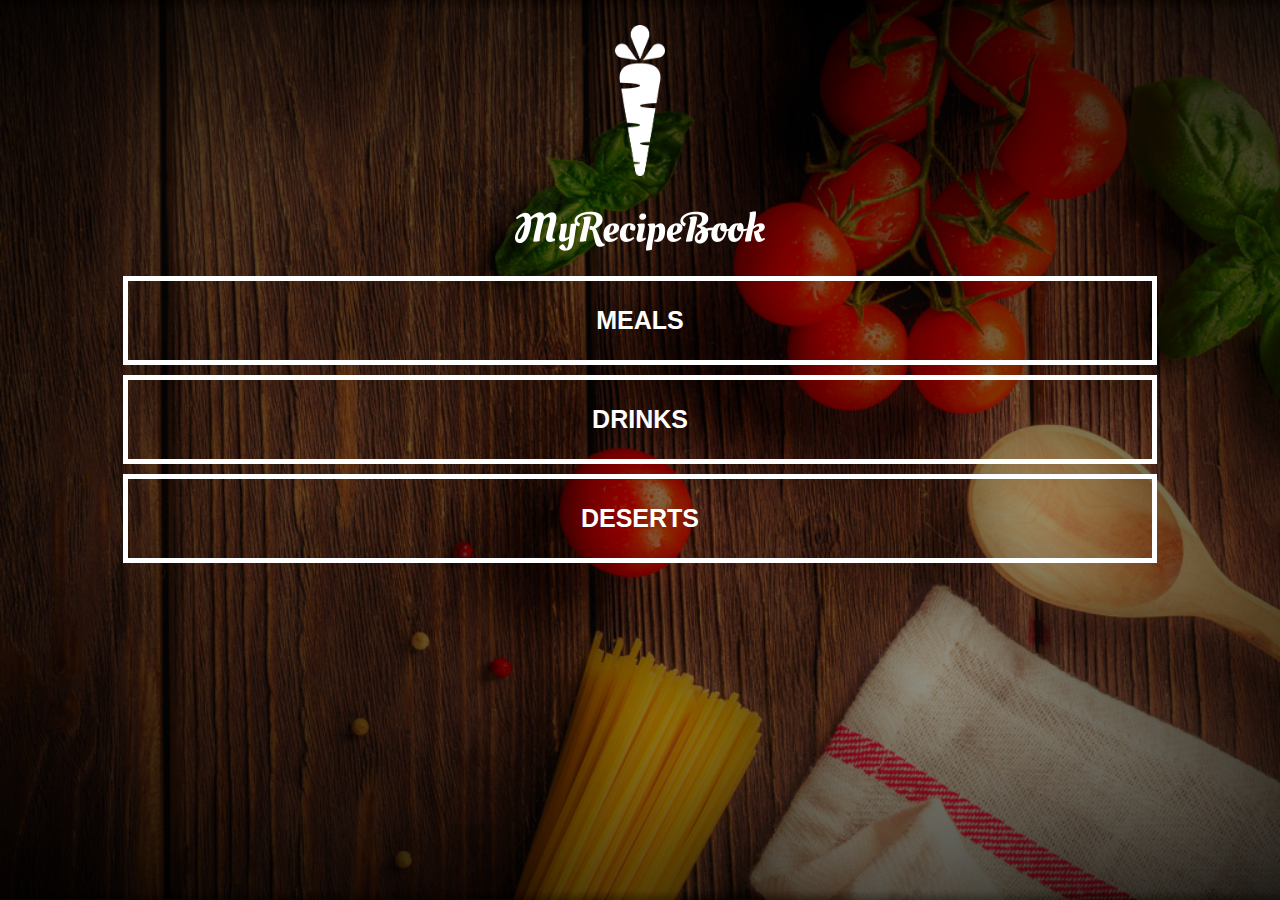
<file: index.html>
<!DOCTYPE html>
<html>
    <head>
        <title>My recipe book</title>
        <link rel="stylesheet" href="style.css">
    </head>
    
    <body class="body-home">
        <div id="home">
            <img src="images/logo-img.png" id="home-logo-img">
            <img src="images/logo-text.png" id="home-logo-text">
            
            <div class="home-menu">
                
            <a href="meals.html" class="home-menu-item">
            <p>Meals</p>
            </a>
                
            <a href="drinks.html" class="home-menu-item">
            <p>Drinks</p>
            </a>
                
            <a href="desert.html" class="home-menu-item">
            <p>Deserts</p>
            </a>
        
            </div>
        </div>
    
    </body>
</html>
</file>
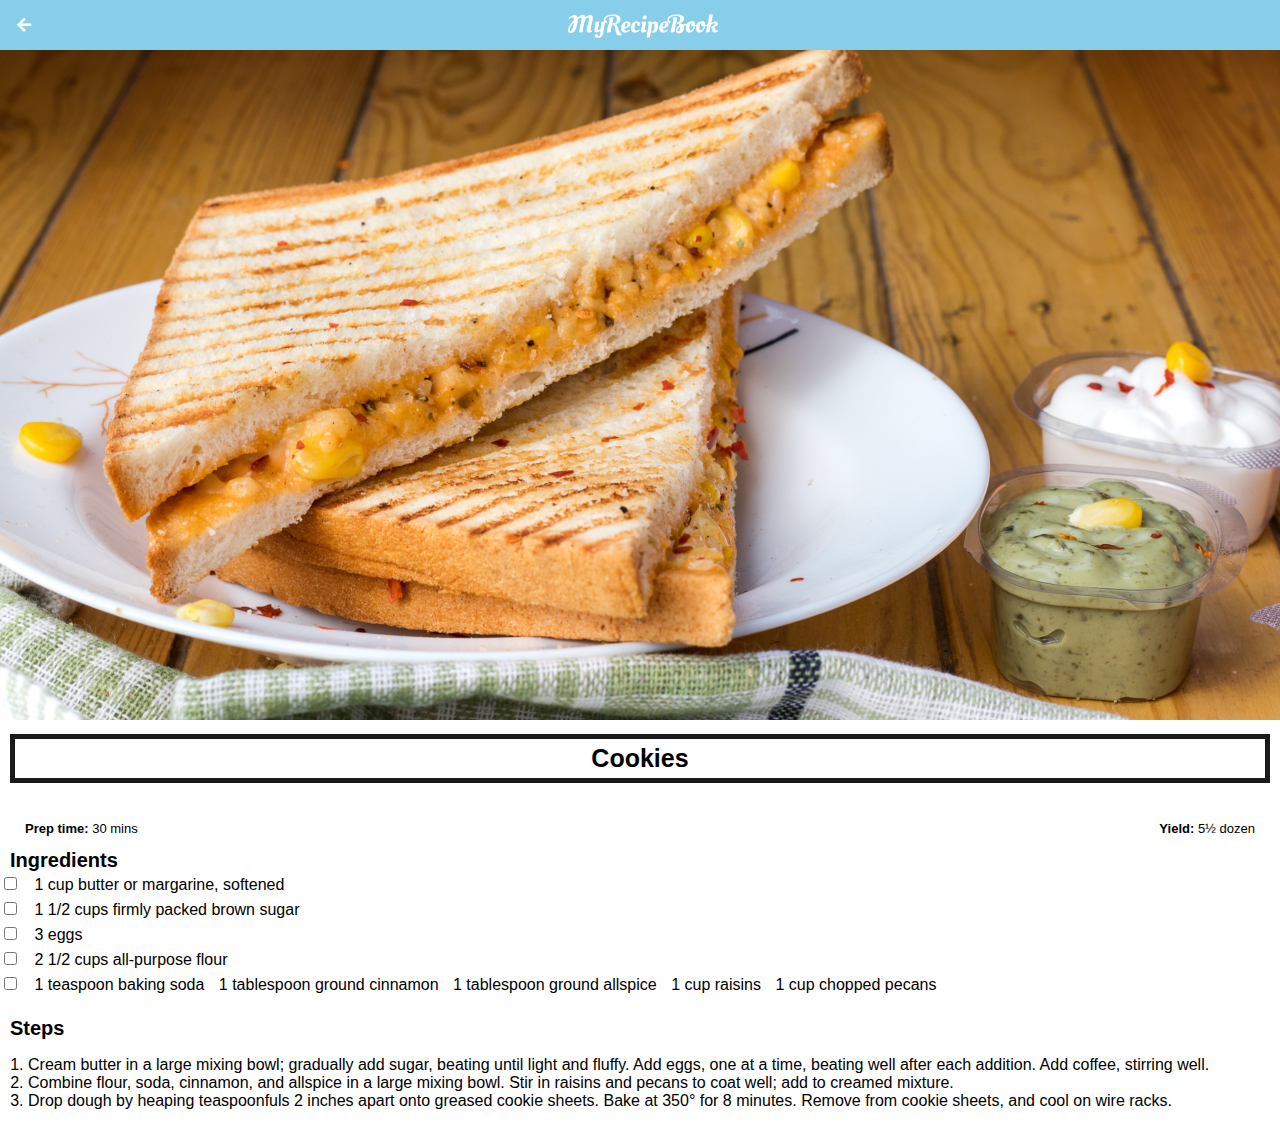
<file: cookies.html>
<!DOCTYPE html>
<html>
    <head>
        <title>My recipe book | meals | Cookies</title>
        <link rel="stylesheet" href="style.css">
        <link rel="stylesheet" href="fontAwesone/css/all.css">
    </head>
    
    <body class="body-recipes">
        <div class="header">
            <a href="meals.html">
            <i class="fas fa-arrow-left"></i>
            </a> 
            <img src="images/logo-text.png">
        </div>
        <div id="recipes">
            
            <div class="recipe-details">
            <img src="images/grilledCheese.png">
                <h1>Cookies</h1>
                
                <div class="recipe-details-info">
                    <br>
                    <p style="float: right;"><b>Yield:</b> 5½ dozen</p>
                    <p><b>Prep time:</b> 30 mins</p>
                </div>
                
                <div class="recipe-details-ingredients">
                    <h2>Ingredients</h2>
                    
                    <input id="check-01" type="checkbox">
                    <label for="check-01">1 cup butter or margarine, softened</label>
                    <br>
                    <input id="check-01" type="checkbox">
                    <label for="check-01">1 1/2 cups firmly packed brown sugar</label>
                    <br>
                    <input id="check-01" type="checkbox">
                    <label for="check-01">3 eggs</label>
                    <br>
                    <input id="check-01" type="checkbox">
                    <label for="check-01">2 1/2 cups all-purpose flour</label>
                    <br>
                    <input id="check-01" type="checkbox">
                    <label for="check-01">1 teaspoon baking soda</label>
                    <label for="check-01">1 tablespoon ground cinnamon</label>
                    <label for="check-01">1 tablespoon ground allspice</label>
                    <label for="check-01">1 cup raisins</label>
                    <label for="check-01">1 cup chopped pecans</label>
                    
                </div>
                
                <div class="recipe-details-steps">
                    <h2>Steps</h2>
                    
                    <ol>
                        <li>Cream butter in a large mixing bowl; gradually add sugar, beating until light and fluffy. Add eggs, one at a time, beating well after each addition. Add coffee, stirring well.</li>
                        <li>Combine flour, soda, cinnamon, and allspice in a large mixing bowl. Stir in raisins and pecans to coat well; add to creamed mixture.</li>
                        <li>Drop dough by heaping teaspoonfuls 2 inches apart onto greased cookie sheets. Bake at 350° for 8 minutes. Remove from cookie sheets, and cool on wire racks.</li>
                        <br>
                    </ol>
                </div>
            </div>
 
        </div>
    
    </body>
</html>
</file>
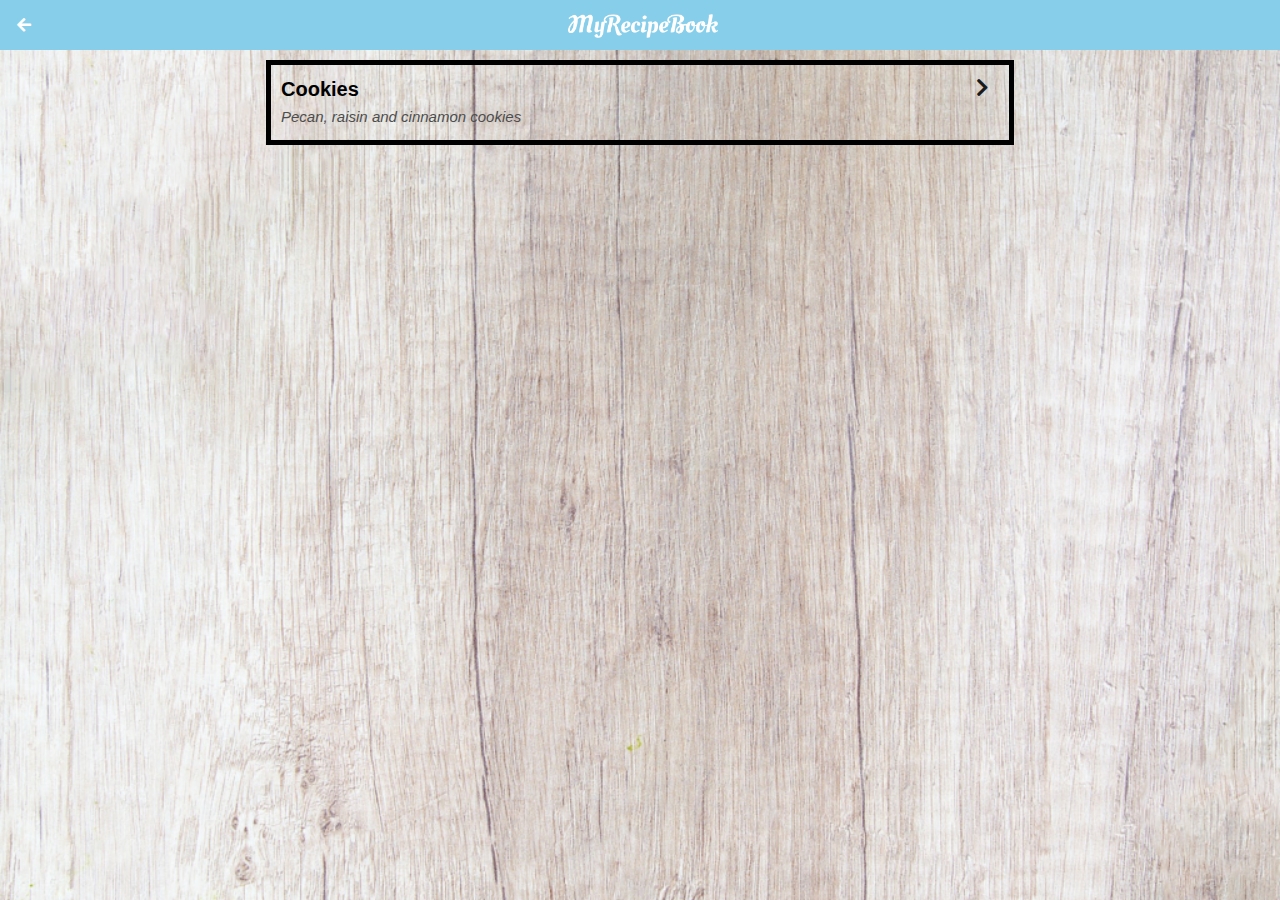
<file: desert.html>
<!DOCTYPE html>
<html>
    <head>
        <title>My recipe book | meals</title>
        <link rel="stylesheet" href="style.css">
        <link rel="stylesheet" href="fontAwesone/css/all.css">
    </head>
    
    <body class="body-meals">
        <div class="header">
            <a href="index.html">
            <i class="fas fa-arrow-left"></i>
            </a> 
            <img src="images/logo-text.png">
        </div>
        <div id="meals">
            
            <div class="meals-list">
                
                <a href="cookies.html">
                    <div class="meals-list-item">
                    <h1>Cookies<i class="fas fa-chevron-right"></i></h1>
                        <p>Pecan, raisin and cinnamon cookies</p>
                        
                    </div>
                </a>
                
            </div>
 
        </div>
    
    </body>
</html>
</file>
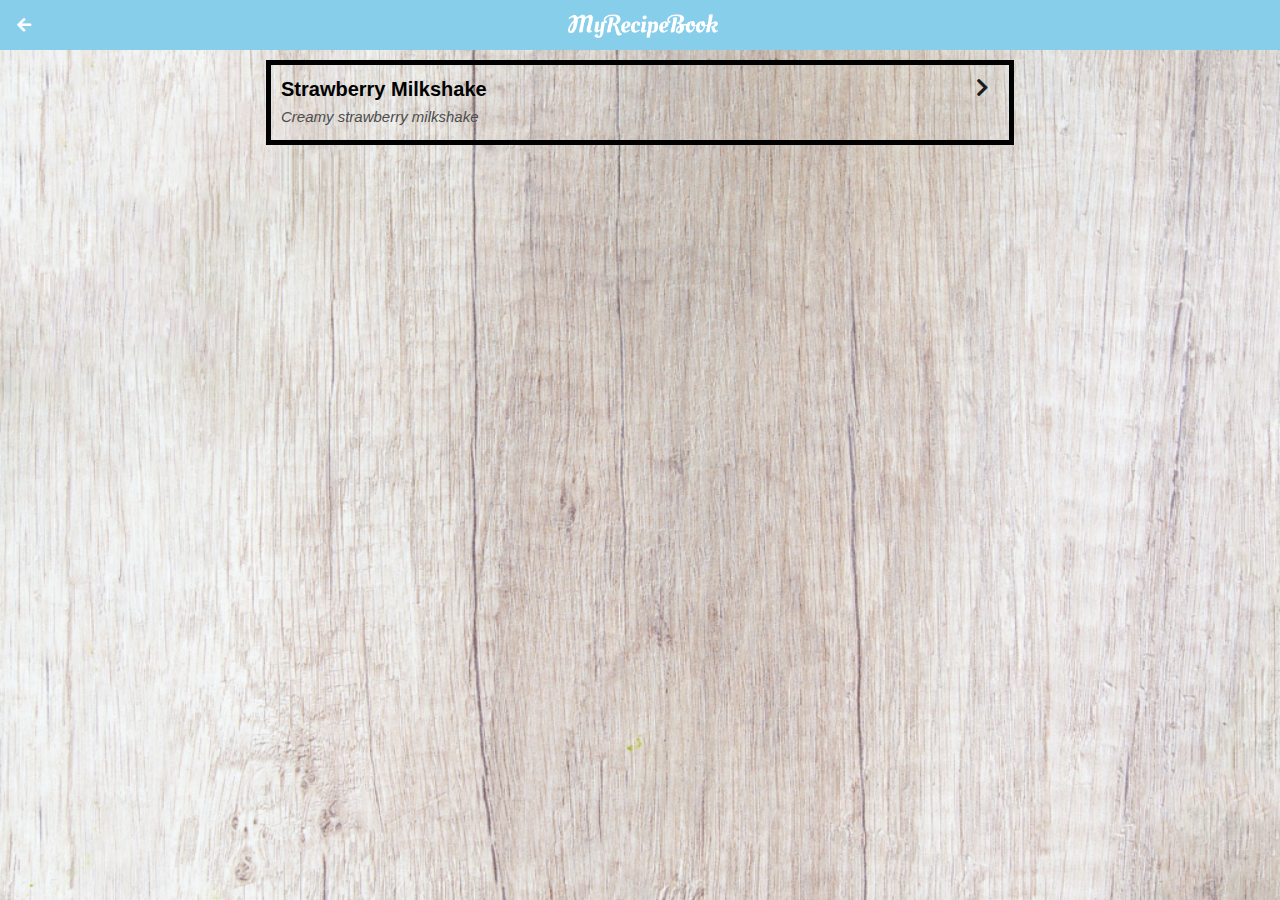
<file: drinks.html>
<!DOCTYPE html>
<html>
    <head>
        <title>My recipe book | meals</title>
        <link rel="stylesheet" href="style.css">
        <link rel="stylesheet" href="fontAwesone/css/all.css">
    </head>
    
    <body class="body-meals">
        <div class="header">
            <a href="index.html">
            <i class="fas fa-arrow-left"></i>
            </a> 
            <img src="images/logo-text.png">
        </div>
        <div id="meals">
            
            <div class="meals-list">
                
                <a href="milkshake.html">
                    <div class="meals-list-item">
                    <h1>Strawberry Milkshake<i class="fas fa-chevron-right"></i></h1>
                        <p>Creamy strawberry milkshake</p>
                    </div>
                </a>
                
            </div>
 
        </div>
    
    </body>
</html>
</file>
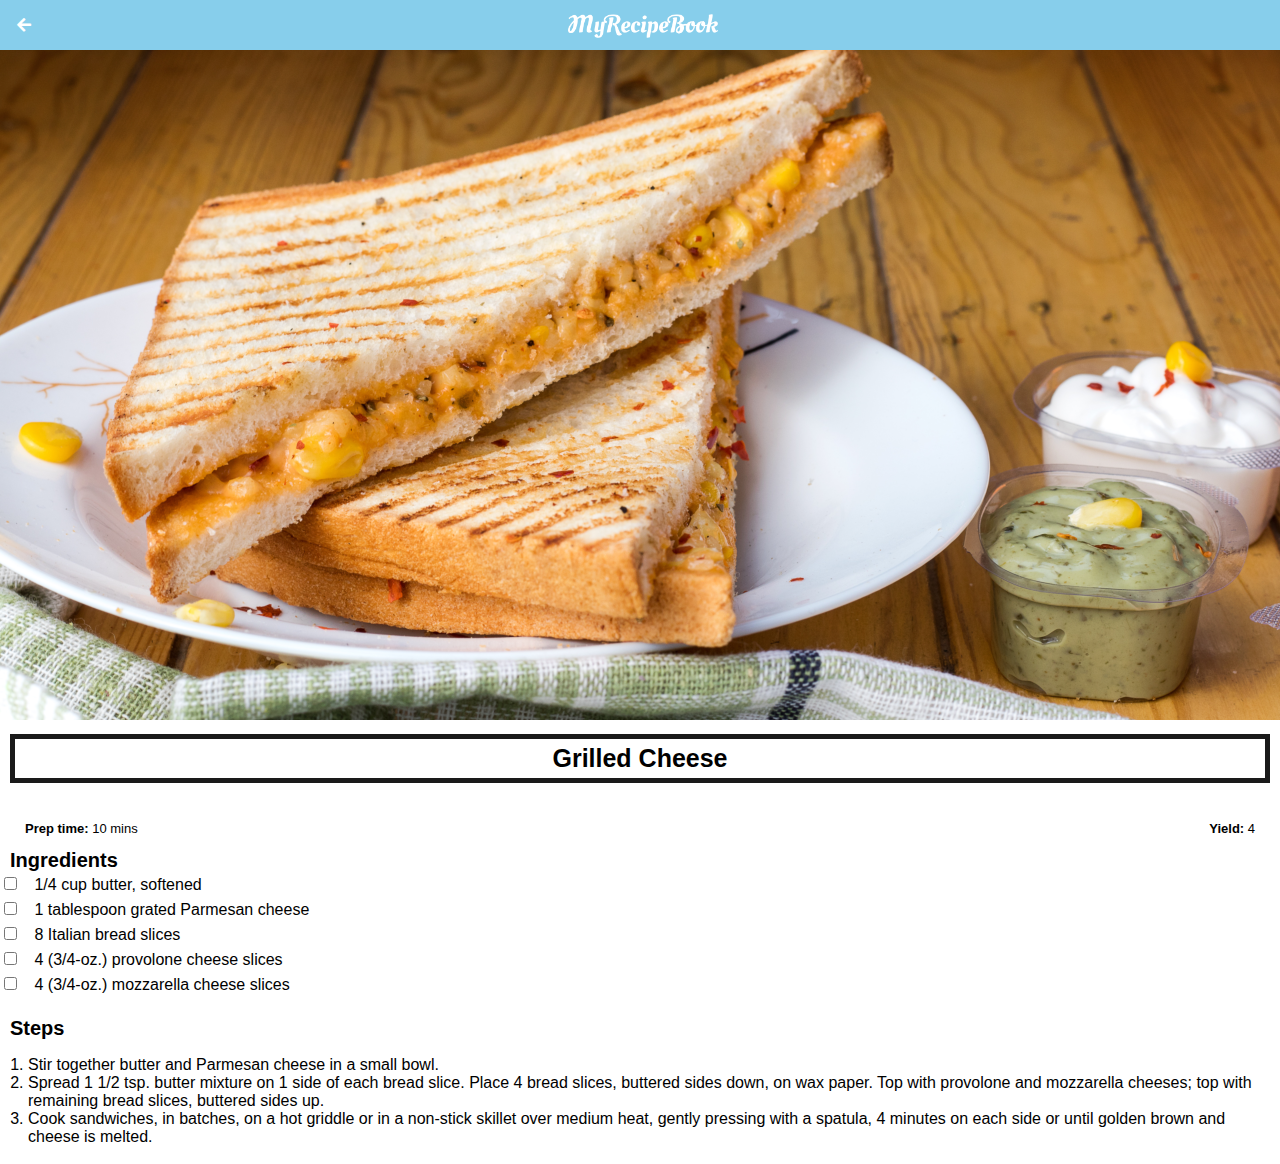
<file: grilled-cheese.html>
<!DOCTYPE html>
<html>
    <head>
        <title>My recipe book | meals | Grilled Cheese</title>
        <link rel="stylesheet" href="style.css">
        <link rel="stylesheet" href="fontAwesone/css/all.css">
    </head>
    
    <body class="body-recipes">
        <div class="header">
            <a href="meals.html">
            <i class="fas fa-arrow-left"></i>
            </a> 
            <img src="images/logo-text.png">
        </div>
        <div id="recipes">
            
            <div class="recipe-details">
            <img src="images/grilledCheese.png">
                <h1>Grilled Cheese</h1>
                
                <div class="recipe-details-info">
                    <br>
                    <p style="float: right;"><b>Yield:</b> 4</p>
                    <p><b>Prep time:</b> 10 mins</p>
                </div>
                
                <div class="recipe-details-ingredients">
                    <h2>Ingredients</h2>
                    
                    <input id="check-01" type="checkbox">
                    <label for="check-01">1/4 cup butter, softened</label>
                    <br>
                    <input id="check-01" type="checkbox">
                    <label for="check-01">1 tablespoon grated Parmesan cheese</label>
                    <br>
                    <input id="check-01" type="checkbox">
                    <label for="check-01">8 Italian bread slices</label>
                    <br>
                    <input id="check-01" type="checkbox">
                    <label for="check-01">4 (3/4-oz.) provolone cheese slices</label>
                    <br>
                    <input id="check-01" type="checkbox">
                    <label for="check-01">4 (3/4-oz.) mozzarella cheese slices</label>
                    
                </div>
                
                <div class="recipe-details-steps">
                    <h2>Steps</h2>
                    
                    <ol>
                        <li>Stir together butter and Parmesan cheese in a small bowl.</li>
                        <li>Spread 1 1/2 tsp. butter mixture on 1 side of each bread slice. Place 4 bread slices, buttered sides down, on wax paper. Top with provolone and mozzarella cheeses; top with remaining bread slices, buttered sides up.</li>
                        <li>Cook sandwiches, in batches, on a hot griddle or in a non-stick skillet over medium heat, gently pressing with a spatula, 4 minutes on each side or until golden brown and cheese is melted.</li>
                        <br>
                    </ol>
                </div>
            </div>
 
        </div>
    
    </body>
</html>
</file>
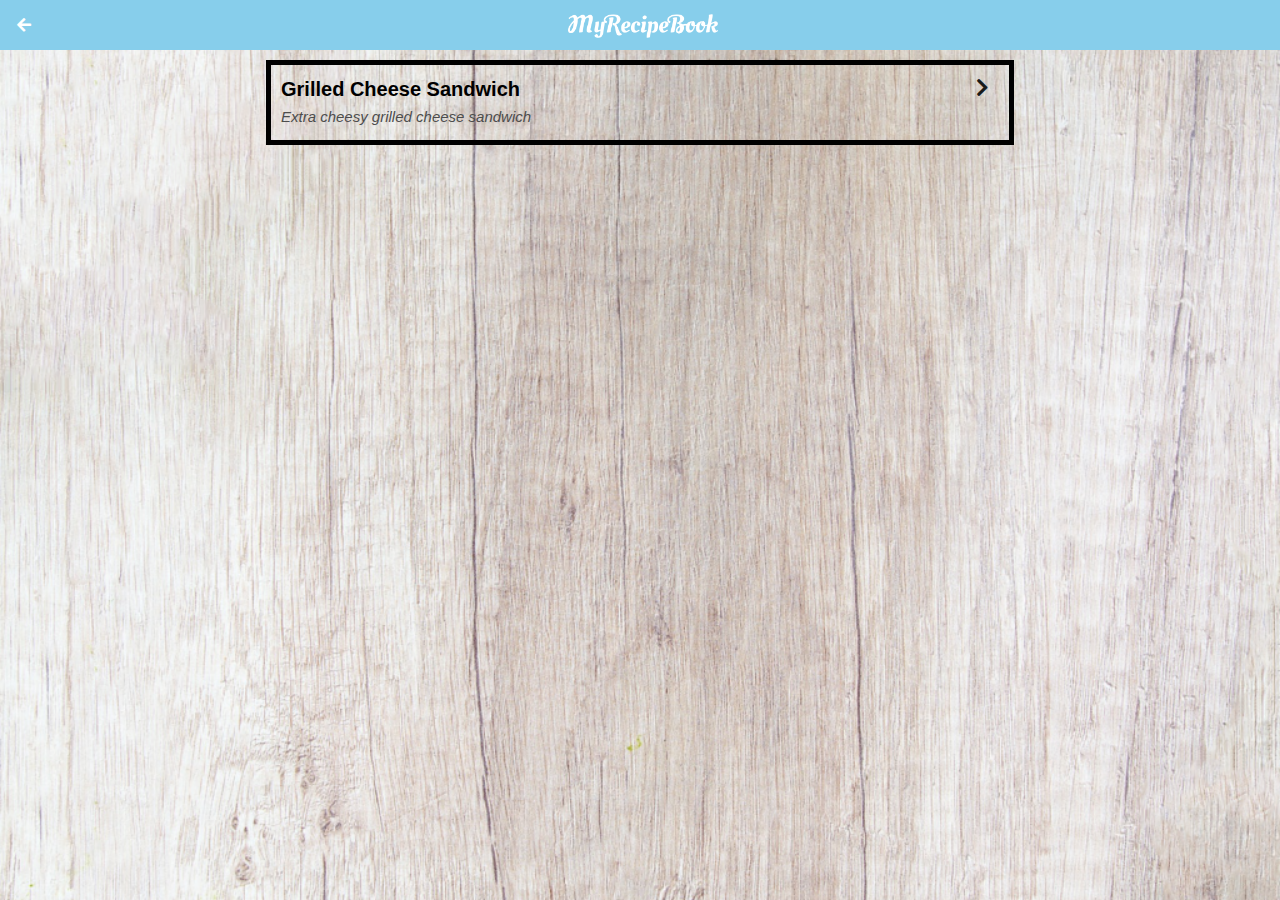
<file: meals.html>
<!DOCTYPE html>
<html>
    <head>
        <title>My recipe book | meals</title>
        <link rel="stylesheet" href="style.css">
        <link rel="stylesheet" href="fontAwesone/css/all.css">
    </head>
    
    <body class="body-meals">
        <div class="header">
            <a href="index.html">
            <i class="fas fa-arrow-left"></i>
            </a> 
            <img src="images/logo-text.png">
        </div>
        <div id="meals">
            
            <div class="meals-list">
                
                <a href="grilled-cheese.html">
                    <div class="meals-list-item">
                    <h1>Grilled Cheese Sandwich<i class="fas fa-chevron-right"></i></h1>
                        <p>Extra cheesy grilled cheese sandwich</p>
                    </div>
                </a>
                
            </div>
 
        </div>
    
    </body>
</html>
</file>
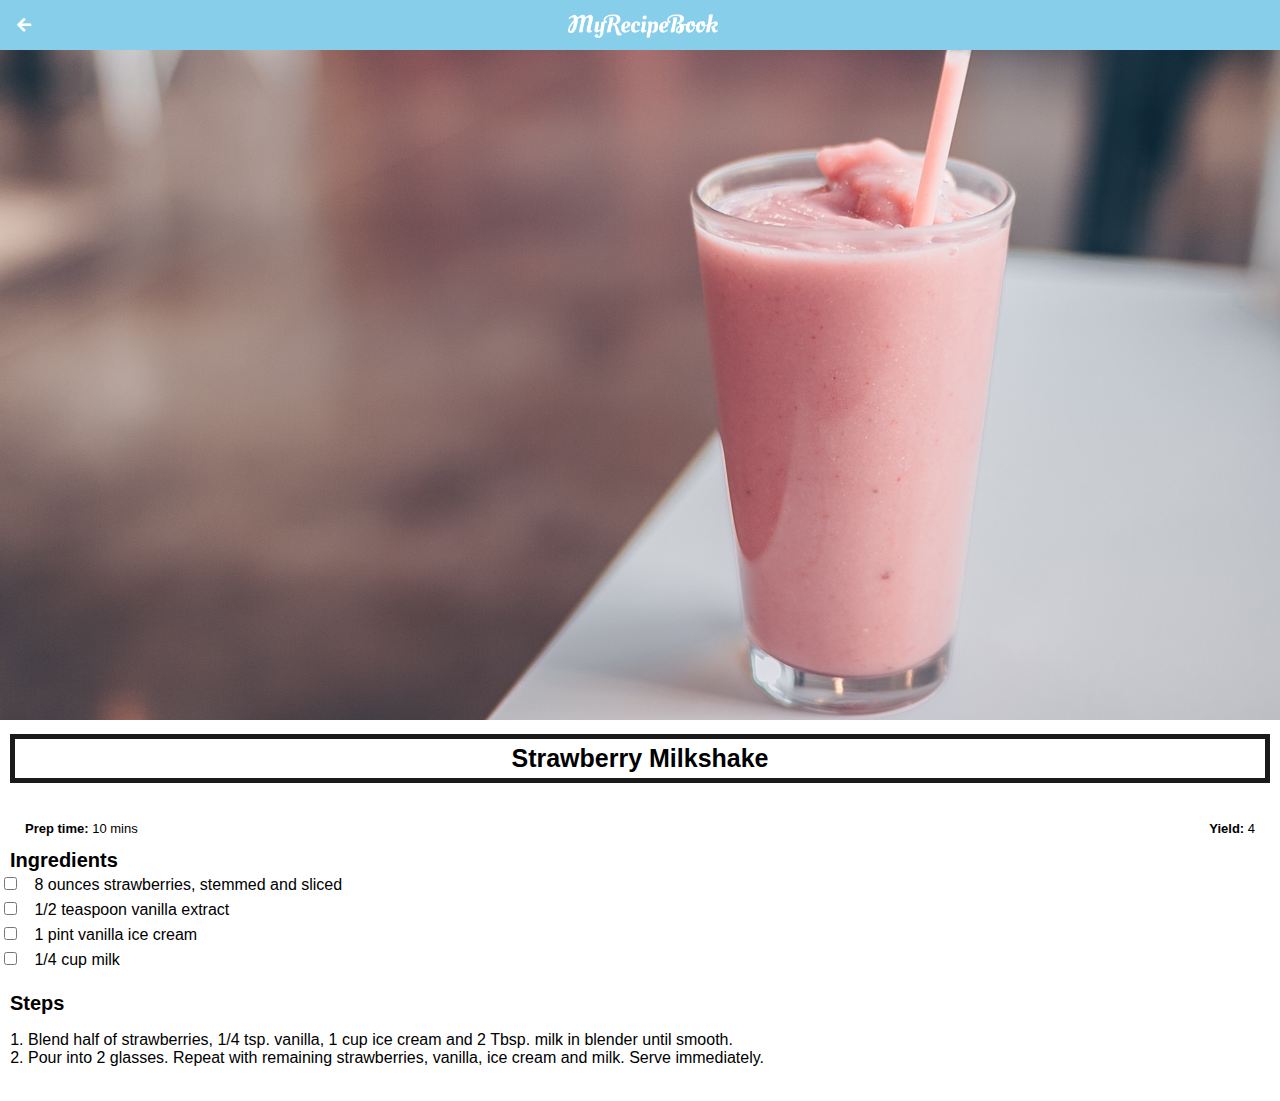
<file: milkshake.html>
<!DOCTYPE html>
<html>
    <head>
        <title>My recipe book |drinks | Strawberry Milkshake</title>
        <link rel="stylesheet" href="style.css">
        <link rel="stylesheet" href="fontAwesone/css/all.css">
    </head>
    
    <body class="body-recipes">
        <div class="header">
            <a href="drinks.html">
            <i class="fas fa-arrow-left"></i>
            </a> 
            <img src="images/logo-text.png">
        </div>
        <div id="recipes">
            
            <div class="recipe-details">
            <img src="images/strawberryMilkshake.png">
                <h1>Strawberry Milkshake</h1>
                
                <div class="recipe-details-info">
                    <br>
                    <p style="float: right;"><b>Yield:</b> 4</p>
                    <p><b>Prep time:</b> 10 mins</p>
                </div>
                
                <div class="recipe-details-ingredients">
                    <h2>Ingredients</h2>
                    
                    <input id="check-01" type="checkbox">
                    <label for="check-01">8 ounces strawberries, stemmed and sliced</label>
                    <br>
                    <input id="check-01" type="checkbox">
                    <label for="check-01">1/2 teaspoon vanilla extract</label>
                    <br>
                    <input id="check-01" type="checkbox">
                    <label for="check-01">1 pint vanilla ice cream</label>
                    <br>
                    <input id="check-01" type="checkbox">
                    <label for="check-01">1/4 cup milk</label>
                    <br>
                
                    
                </div>
                
                <div class="recipe-details-steps">
                    <h2>Steps</h2>
                    
                    <ol>
                        <li>Blend half of strawberries, 1/4 tsp. vanilla, 1 cup ice cream and 2 Tbsp. milk in blender until smooth.</li>
                        <li>Pour into 2 glasses. Repeat with remaining strawberries, vanilla, ice cream and milk. Serve immediately.</li>
                    </ol>
                    <br>
                </div>
            </div>
 
        </div>
    
    </body>
</html>
</file>
<file: style.css>
html{
    height: 100%
}

body{
    font-family: sans-serif;
    margin: 0;
    padding: 0;
    height: 100%;
}

/*===============HEADER================*/

.header{
    background-color: skyblue;
    width: 100%;
    height: 50px;
    top: 0;
    position: fixed;
    overflow: hidden;
    text-align: center;
}

.header i{
    float: left;
    padding: 17px 0px 0px 17px;
    color: white;
}

.header img{
    width: 150px;
    padding-top: 14px;
    padding-right: 25px;
}
/*===============HOME PAGE===============*/

#home-logo-img{
    width: 50px;
    display: block;
    margin: auto;
    padding: 25px 10px 10px 10px;
}

#home-logo-text{
    width: auto;
    display: block;
    margin: auto;
    padding: 25px;
 }


/*===============HOME PAGE MENU===============*/

.body-home{
    background-image: url('images/background-01-port.png');
    background-position: center;
    background-attachment: fixed;
    background-repeat: no-repeat;
    background-size: cover;
}

.body-meals {
    background-image: url('images/background-02-port.png');
    background-position: center;
    background-attachment: fixed;
    background-repeat: no-repeat;
    background-size: cover;
}

.home-menu-item{
    text-decoration: none;
    text-transform: uppercase;
    color: white;
    font-size: 25px;
    font-weight: bold;
    text-align: center;
    border: 5px solid white;
    display: block;
    margin: auto;
    margin-bottom: 10px;
    width: 80%;
}


/*===============MEALS PAGE===============*/

#meals{
    padding: 50px;
}
/*===============MEALS PAGE MENU===============*/

.meals-list a{
    text-decoration: none;
}

.meals-list-item{
     border: 5px solid black;
     margin: 10px;
}

.meals-list-item h1{
    font-weight: bold;
    font-size: 20px;
    color: black;
    padding-left: 10px;
}


.meals-list-item i{
    float: right;
    color: #1a1a1a;
    padding-right: 20px;
}

.meals-list-item p{
    font-style: italic;
    font-size: 15px;
    color: #4d4d4d;
    margin-top: -7px;
    padding-left: 10px;
}


/*===============RECIPE PAGE===============*/

#recipe{
    padding-top: 50px;
}


/*===============RECIPE DETAILS===============*/
.recipe-details img{
    width: 100%;
}


.recipe-details h1{
    font-size: 25px;
    text-align: center;
    border: 5px solid #1a1a1a;
    margin: 10px;
    padding: 5px;
}

.recipe-details h2{
    font-size: 20px;
    text-align: left;
    margin: 0;
    margin-left: 10px;
}

.recipe-details-info{
    margin-left: 25px;
    margin-right: 25px;
}

.recipe-details-info{
    font-size: 13px;
    display: block;
}

.recipe-details-ingredients label{
    line-height: 25px;
    margin-left: 10px;
}

.recipe-details-steps{
    padding-top: 20px;
}

.recipe-details-steps ol{
    padding-left: 28px;
}

/*===============RESPONSIVE LAYOUT===============*/

@media only screen and (min-width: 600px){
    #meals{
        width: 80%;
        margin: auto;
    }
    
    #recipe{
        width: 80%;
        margin: auto;
    }
}


@media only screen and (min-width: 1000px){
    #meals{
        width: 60%;
        margin: auto;
    }
    
    #recipe{
        width: 60%;
        margin: auto;
    }
}

@media only screen and (min-width: 1500px){
    #meals{
        width: 40%;
        margin: auto;
    }
    
    #recipe{
        width: 40%;
        margin: auto;
    }
}


@media only screen and (min-width: 720px){
    .body-home{
        background-image: url(images/background-01-land.png)
    }
    
    .body-meals{
        background-image: url(images/background-02-land.png)
    }
}
</file>
